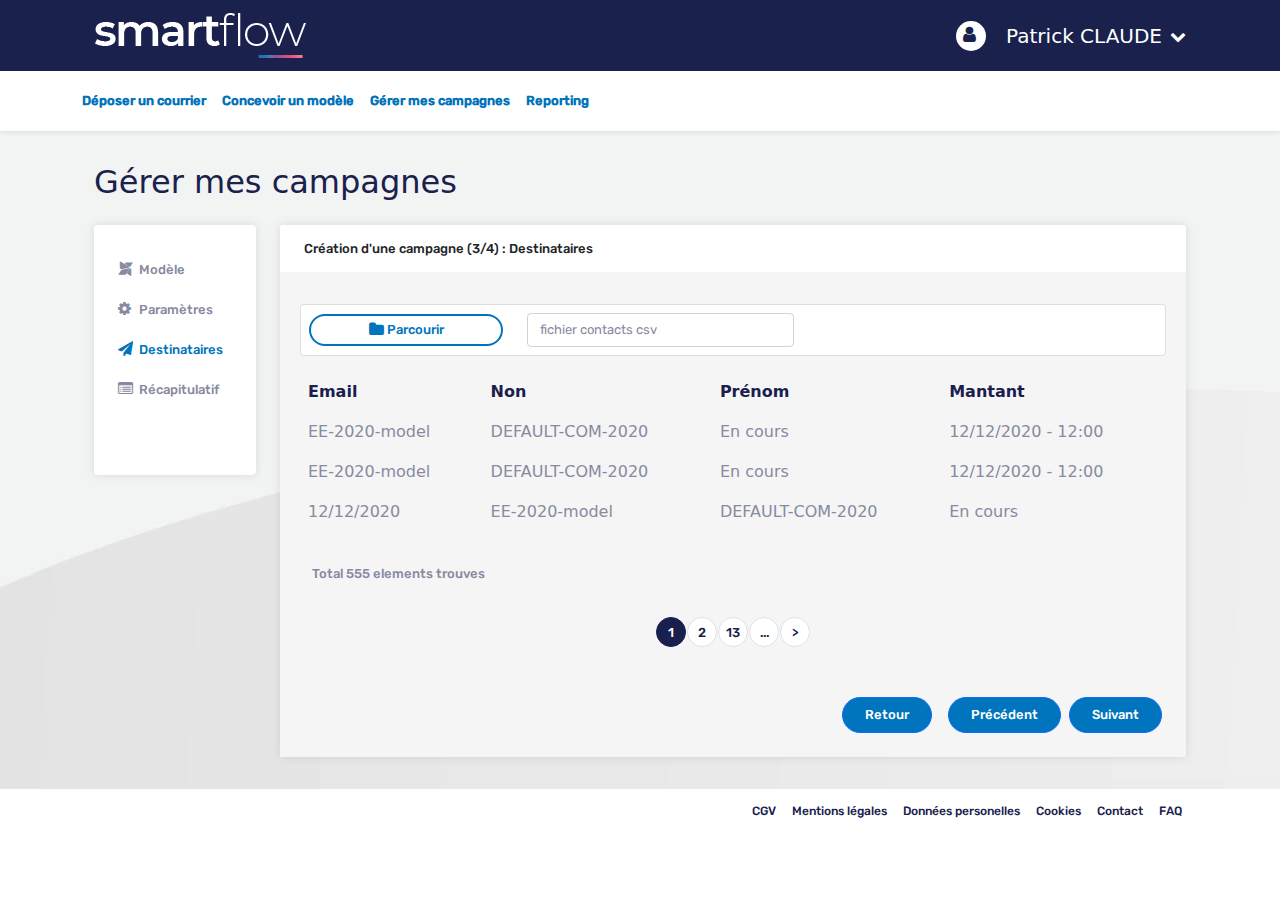
<file: Destinataires.html>
<!DOCTYPE html>
<html lang="en">

<head>
    <!-- Required meta tags -->
    <meta charset="utf-8" />
    <meta name="viewport" content="width=device-width, initial-scale=1" />

    <!-- Bootstrap CSS -->
    <link href="./css/bootstrap.min.css" rel="stylesheet" />

    <link href="./css/font.css" rel="stylesheet">
    <!--load all styles -->
    <link href="./css/style.css" rel="stylesheet" />

    <title>SmartFlow</title>
</head>

<body class="my-body">
    <!-- start HEADER -->

    <nav class="navbar navbar-expand-lg bg-nav-main">
        <div class="container p-4 pt-0 pb-0">
            <a class="navbar-brand" href="#">
                <img src="./assets/logo.png" alt="" />
            </a>

            <div class="justify-content-end">
                <ul class="navbar-nav mr-auto">
                    <li class="nav-item d-flex align-items-center">
                        <span class="avatar-span">
                            <i class="fa fa-user"></i>
                        </span>
                        <h5 class="mb-0 me-2" style="color: #fff">Patrick CLAUDE</h5>
                        <i class="fa fa-chevron-down" style="color: #fff"></i>
                    </li>
                    <li class="nav-item">
                        <button class="navbar-toggler" type="button" data-bs-toggle="collapse"
                            data-bs-target="#navbarNav" aria-controls="navbarNav" aria-expanded="false"
                            aria-label="Toggle navigation">
                            <span>
                                <i class="fa fa-bars" style="color: #fff"></i>
                            </span>
                        </button>
                    </li>
                </ul>
            </div>
        </div>
    </nav>

    <nav class="navbar navbar-expand-lg bg-white shadow-sm">
        <div class="container p-1">
            <div class="collapse navbar-collapse" id="navbarNav">
                <ul class="navbar-nav w-100 ">
                    <li class="nav-item">
                        <a class=" nav-link bottom-nav-item" aria-current="page" href="#">Déposer un courrier</a>
                    </li>
                    <li class="nav-item dropdown">
                        <a class="nav-link bottom-nav-item" href="#" id="navbarDropdownMenuLink" role="button"
                            data-bs-toggle="dropdown" aria-expanded="false">
                            Concevoir un modèle
                        </a>
                        <ul class="dropdown-menu border-top-nav-sub-item" aria-labelledby="navbarDropdownMenuLink">
                            <li class="border-bottom">
                                <a class="dropdown-item bottom-nav-sub-item text-center py-3" href="#">Emailing</a>
                            </li>
                            <li>
                                <a class="dropdown-item bottom-nav-sub-item text-center py-3" href="#">SMS</a>
                            </li>
                        </ul>
                    </li>
                    <li class="nav-item">
                        <a class="nav-link bottom-nav-item" aria-current="page" href="#">Gérer mes campagnes</a>
                    </li>
                    <!-- <li class="nav-item">
                        <a class="nav-link bottom-nav-item" aria-current="page" href="#">Suivre mes campagnes</a>
                    </li>
                    <li class="nav-item">
                        <a class="nav-link bottom-nav-item" aria-current="page" href="#">Gérer les contacts</a>
                    </li>
                    <li class="nav-item">
                        <a class="nav-link bottom-nav-item" aria-current="page" href="#">Gérer les inserts</a>
                    </li> -->
                    <li class="nav-item">
                        <a class="nav-link bottom-nav-item" aria-current="page" href="#">Reporting</a>
                    </li>
                </ul>
            </div>
    </nav>

    <!-- FIN HEADER -->

    <!-- start main -->

    <main class="body-styles">
        <div class="container p-4">
            <h2 class="h2 mt-2 mb-4 my-header">Gérer mes campagnes</h2>
            <div class="row justify-content-between pb-2">


                <div class="col">
                    <div class="my-card-chart w-100 card">
                        <ul class="list-group list-group-flush my-right-car-menu p-1 pt-4">
                            <li class="list-group-item ">
                                <a href=""><i class="p-1 fa fa-modx"
                                        for="inputGroupSelect01"></i><span>Modèle</span></a>
                            </li>
                            <li class="list-group-item ">
                                <a href=""><i class="p-1 fa fa-cog"
                                        for="inputGroupSelect01"></i><span>Paramètres</span></a>
                            </li>
                            <li class="list-group-item ">
                                <a class="active " href=""><i class="p-1 fa fa-paper-plane"
                                        for="inputGroupSelect01"></i><span>Destinataires</span></a>
                            </li>
                            <li class="list-group-item ">
                                <a href=""><i class="p-1 fa fa-list-alt"
                                        for="inputGroupSelect01"></i><span>Récapitulatif</span></a>
                            </li>

                        </ul>
                    </div>
                </div>
                <div class="col-md-10">


                    <div class="my-card-chart card w-100 " style='min-height: 500px'>
                        <div class="h5 my-header-card-paner card-header">

                            <div class="row justify-content-between p-2 pr-4 pl-4 clearfix">
                                <div class="col-xs-12 col-md-12 d-flex align-items-center  ">
                                    <p class="mb-0 align-items-center">Création d'une campagne (3/4) : Destinataires
                                    </p>
                                </div>

                            </div>

                        </div>
                        <div class="card-body my-body-card-paner p-4 ">

                            <div class="row justify-content-between p-2 pr-4 pl-4 clearfix">

                                <div class="card w-100 p-2">

                                    <div class="row ">

                                        <div class="col-xs-4 col-md-3 d-flex  ">

                                            <div class="input-group align-items-center ">
                                                <button type="button"
                                                    class="w-100 btn-detail btn btn-sm btn-outline-primary">
                                                    <i style='font-size:16px;vertical-align: text-bottom;'
                                                        class="fa fa-folder"></i>
                                                    Parcourir</button>
                                            </div>
                                        </div>
                                        <div class="col-xs-4 col-md-4 d-flex align-items-center  ">

                                            <div class="input-group align-items-center ">

                                                <input type="text" value="fichier contacts csv" class="form-control"
                                                    id="mail" aria-describedby="mail">



                                            </div>
                                        </div>



                                    </div>




                                </div>

                            </div>

                            <div class="row p-2 pr-4 pl-4 clearfix">

                                <table class="my-table table table-borderless">
                                    <thead>
                                        <tr>
                                            <th scope="col">Email</th>
                                            <th scope="col">Non</th>
                                            <th scope="col">Prénom</th>
                                            <th scope="col">Mantant</th>

                                        </tr>
                                    </thead>
                                    <tbody>
                                        <tr>
                                            <td>EE-2020-model</td>
                                            <td>DEFAULT-COM-2020</td>
                                            <td>En cours</td>
                                            <td>12/12/2020 - 12:00</td>

                                        </tr>
                                        <tr>
                                            <td>EE-2020-model</td>
                                            <td>DEFAULT-COM-2020</td>
                                            <td>En cours</td>
                                            <td>12/12/2020 - 12:00</td>
                                        </tr>
                                        <tr>
                                            <td>12/12/2020</td>
                                            <td>EE-2020-model</td>
                                            <td>DEFAULT-COM-2020</td>
                                            <td>En cours</td>

                                        </tr>

                                    </tbody>
                                </table>





                            </div>

                            <div class="row p-2 pr-4 pl-4 clearfix">

                                <p class="p-color-gray font-regular">Total <span class="p-color-gray ">555</span>
                                    elements
                                    trouves</p>

                            </div>
                            <div class="row p-2 pr-4 pl-4 clearfix">
                                <nav aria-label="Page navigation ">
                                    <ul class="my-pagination pagination justify-content-center align-items-center">
                                        <li class="page-item active"><a class="page-link" href="#">1</a></li>
                                        <li class="page-item"><a class="page-link" href="#">2</a></li>
                                        <li class="page-item"><a class="page-link" href="#">13</a></li>
                                        <li class="page-item"><a class="page-link" href="#">...</a></li>
                                        <li class="page-item"><a class="page-link" href="#"> > </a></li>
                                    </ul>
                                </nav>
                            </div>


                            <div class="d-grid gap-2 d-md-flex justify-content-md-end mt-4">
                                <button class="btn btn-primary me-md-2 my-btn myprimary-btn"
                                    type="button">Retour</button>

                                <button class="btn btn-primary my-btn myprimary-btn" type="button">Précédent</button>
                                <button class="btn btn-primary my-btn myprimary-btn" type="button">Suivant</button>
                            </div>


                        </div>



                    </div>


                </div>


            </div>



    </main>

    <footer class="footer">
        <div class="container">

            <nav class="navbar footer-nav  navbar-expand-sm justify-content-end">
                <a class="navbar-brand main-color" href="#">CGV</a>
                <a class="navbar-brand main-color" href="#">Mentions légales</a>
                <a class="navbar-brand main-color" href="#">Données personelles</a>
                <a class="navbar-brand main-color" href="#">Cookies</a>
                <a class="navbar-brand main-color" href="#">Contact</a>
                <a class="navbar-brand main-color" href="#">FAQ</a>

            </nav>


        </div>
    </footer>

    <script src="./js/bootstrap.bundle.min.js"></script>


</body>

</html>
</file>
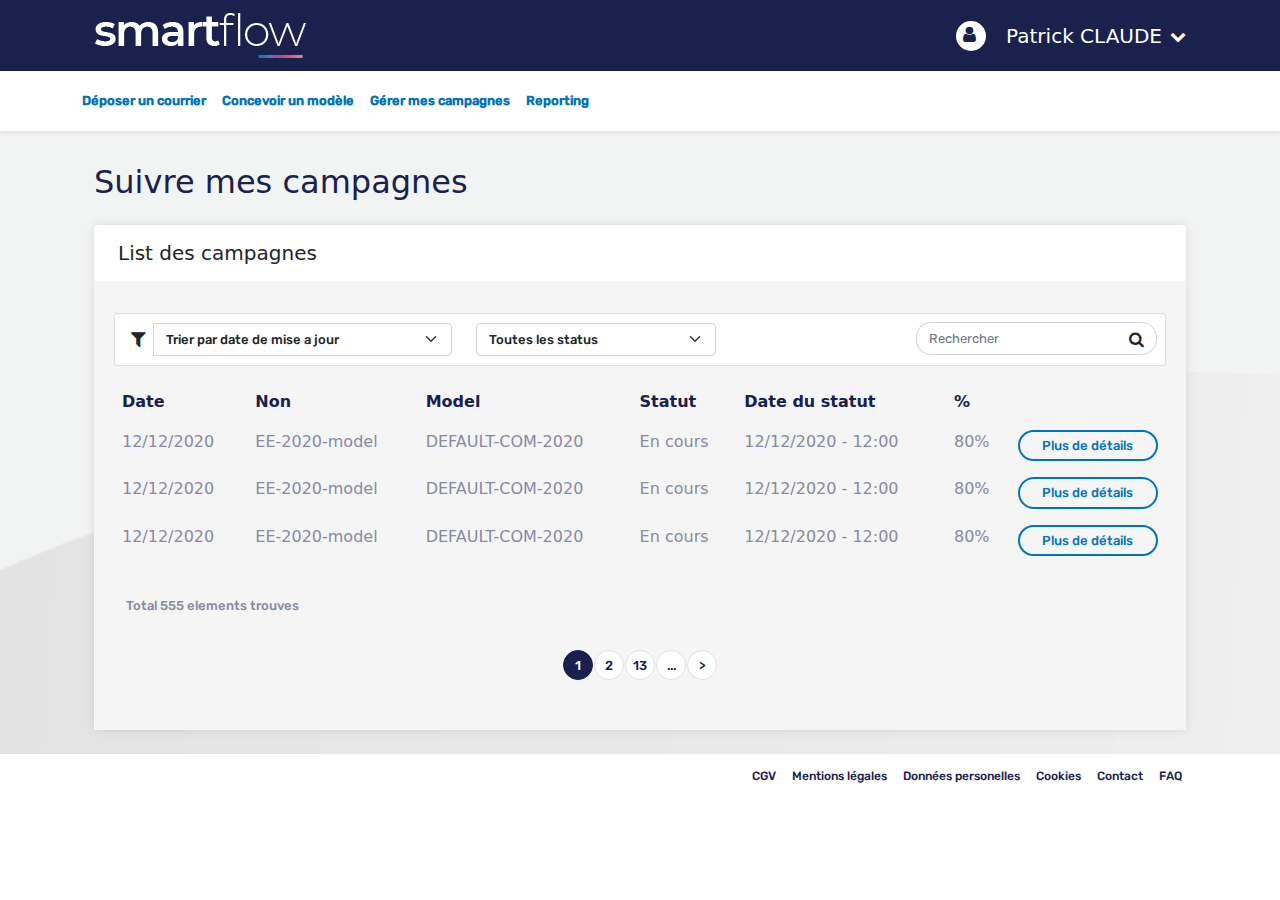
<file: Liste-des-campagnes.html>
<!DOCTYPE html>
<html lang="en">

<head>
    <!-- Required meta tags -->
    <meta charset="utf-8" />
    <meta name="viewport" content="width=device-width, initial-scale=1" />

    <!-- Bootstrap CSS -->
    <link href="./css/bootstrap.min.css" rel="stylesheet" />

    <link href="./css/font.css" rel="stylesheet">
    <!--load all styles -->
    <link href="./css/style.css" rel="stylesheet" />

    <title>SmartFlow</title>
</head>

<body class="my-body">
    <!-- start HEADER -->

    <nav class="navbar navbar-expand-lg bg-nav-main">
        <div class="container p-4 pt-0 pb-0">
            <a class="navbar-brand" href="#">
                <img src="./assets/logo.png" alt="" />
            </a>

            <div class="justify-content-end">
                <ul class="navbar-nav mr-auto">
                    <li class="nav-item d-flex align-items-center">
                        <span class="avatar-span">
                            <i class="fa fa-user"></i>
                        </span>
                        <h5 class="mb-0 me-2" style="color: #fff">Patrick CLAUDE</h5>
                        <i class="fa fa-chevron-down" style="color: #fff"></i>
                    </li>
                    <li class="nav-item">
                        <button class="navbar-toggler" type="button" data-bs-toggle="collapse"
                            data-bs-target="#navbarNav" aria-controls="navbarNav" aria-expanded="false"
                            aria-label="Toggle navigation">
                            <span>
                                <i class="fa fa-bars" style="color: #fff"></i>
                            </span>
                        </button>
                    </li>
                </ul>
            </div>
        </div>
    </nav>

    <nav class="navbar navbar-expand-lg bg-white shadow-sm">
        <div class="container p-1">
            <div class="collapse navbar-collapse" id="navbarNav">
                <ul class="navbar-nav w-100 ">
                    <li class="nav-item">
                        <a class=" nav-link bottom-nav-item" aria-current="page" href="#">Déposer un courrier</a>
                    </li>
                    <li class="nav-item dropdown">
                        <a class="nav-link bottom-nav-item" href="#" id="navbarDropdownMenuLink" role="button"
                            data-bs-toggle="dropdown" aria-expanded="false">
                            Concevoir un modèle
                        </a>
                        <ul class="dropdown-menu border-top-nav-sub-item" aria-labelledby="navbarDropdownMenuLink">
                            <li class="border-bottom">
                                <a class="dropdown-item bottom-nav-sub-item text-center py-3" href="#">Emailing</a>
                            </li>
                            <li>
                                <a class="dropdown-item bottom-nav-sub-item text-center py-3" href="#">SMS</a>
                            </li>
                        </ul>
                    </li>
                    <li class="nav-item">
                        <a class="nav-link bottom-nav-item" aria-current="page" href="#">Gérer mes campagnes</a>
                    </li>
                    <!-- <li class="nav-item">
                        <a class="nav-link bottom-nav-item" aria-current="page" href="#">Suivre mes campagnes</a>
                    </li>
                    <li class="nav-item">
                        <a class="nav-link bottom-nav-item" aria-current="page" href="#">Gérer les contacts</a>
                    </li>
                    <li class="nav-item">
                        <a class="nav-link bottom-nav-item" aria-current="page" href="#">Gérer les inserts</a>
                    </li> -->
                    <li class="nav-item">
                        <a class="nav-link bottom-nav-item" aria-current="page" href="#">Reporting</a>
                    </li>
                </ul>
            </div>
    </nav>

    <!-- FIN HEADER -->

    <!-- start main -->

    <main class=" body-styles">
        <div class="container p-4">
            <h2 class="h2 mt-2 mb-4 my-header">Suivre mes campagnes</h2>


            <div class="my-card-chart card w-100 ">
                <div class="h5 my-header-card-paner card-header">

                    <div class="row justify-content-between p-2 pr-4 pl-4 clearfix">
                        <div class="col-xs-6 col-md-6 d-flex align-items-center  ">
                            <h5 class="mb-0 align-items-center">List des campagnes</h5>
                        </div>
                        <!-- <div class="col-xs-6 col-md-6 d-flex justify-content-end  align-items-center ">
                            <button type="button" class="btn btn-primary  my-btn myprimary-btn">Créer un modéle</button>
                        </div> -->
                    </div>

                </div>
                <div class="card-body my-body-card-paner p-4 ">

                    <div class="row justify-content-between p-2 pr-4 pl-4 clearfix">

                        <div class="card w-100 p-2">

                            <div class="row ">

                                <div class="col-xs-4 col-md-4 d-flex  ">

                                    <div class="input-group align-items-center ">

                                        <i style='font-size:19px' class="m-2 mr-1 fa fa-filter"
                                            for="inputGroupSelect01"></i>

                                        <!-- <label class="" for="inputGroupSelect01">Options</label> -->
                                        <select class="font-regular form-select" id="inputGroupSelect01">
                                            <option selected>Trier par date de mise a jour</option>
                                            <option value="1">One</option>
                                            <option value="2">Two</option>
                                            <option value="3">Three</option>
                                        </select>
                                    </div>
                                </div>
                                <div class="col-xs-4 col-md-3 d-flex align-items-center  ">

                                    <div class="input-group align-items-center ">



                                        <!-- <label class="" for="inputGroupSelect01">Options</label> -->
                                        <select class="font-regular form-select" id="inputGroupSelect01">
                                            <option selected>Toutes les status</option>
                                            <option value="1">One</option>
                                            <option value="2">Two</option>
                                            <option value="3">Three</option>
                                        </select>
                                    </div>
                                </div>

                                <div class="col-xs-6 col-md-3  justify-content-end   offset-md-2 ">

                                    <div class="input-group float-right">
                                        <input placeholder="Rechercher" type="text"
                                            class="font-regular p-color-gray form-control border-b-l-radius border-t-l-radius"
                                            style="border-right: 0;"
                                            aria-label="Dollar amount (with dot and two decimal places)">
                                        <span class="input-group-text border-b-r-radius border-t-r-radius"
                                            style="background:#fff;">

                                            <i style='font-size:16px;' class="fa fa-search"
                                                for="inputGroupSelect01"></i>

                                        </span>
                                    </div>
                                </div>

                            </div>




                        </div>

                    </div>

                    <div class="row p-2 pr-4 pl-4 clearfix">

                        <table class="my-table table table-borderless">
                            <thead>
                                <tr>
                                    <th scope="col">Date</th>
                                    <th scope="col">Non</th>
                                    <th scope="col">Model</th>
                                    <th scope="col">Statut</th>
                                    <th scope="col">Date du statut</th>
                                    <th scope="col">%</th>
                                    <th scope="col"></th>
                                </tr>
                            </thead>
                            <tbody>
                                <tr>
                                    <td>12/12/2020</td>
                                    <td>EE-2020-model</td>
                                    <td>DEFAULT-COM-2020</td>
                                    <td>En cours</td>
                                    <td>12/12/2020 - 12:00</td>
                                    <td>80%</td>
                                    <td>
                                        <button type="button" class="w-100 btn-detail btn btn-sm btn-outline-primary">Plus de détails</button>
                                    </td>
                                </tr>
                                <tr>
                                    <td>12/12/2020</td>
                                    <td>EE-2020-model</td>
                                    <td>DEFAULT-COM-2020</td>
                                    <td>En cours</td>
                                    <td>12/12/2020 - 12:00</td>
                                    <td>80%</td>
                                    <td>
                                        <button type="button" class="w-100 btn-detail btn btn-sm btn-outline-primary">Plus de détails</button>
                                    </td>
                                </tr>
                                <tr>
                                    <td>12/12/2020</td>
                                    <td>EE-2020-model</td>
                                    <td>DEFAULT-COM-2020</td>
                                    <td>En cours</td>
                                    <td>12/12/2020 - 12:00</td>
                                    <td>80%</td>
                                    <td>
                                        <button type="button" class="w-100 btn-detail btn btn-sm btn-outline-primary">Plus de détails</button>
                                    </td>
                                </tr>

                            </tbody>
                        </table>





                    </div>

                    <div class="row p-2 pr-4 pl-4 clearfix">

                        <p class="p-color-gray font-regular">Total <span class="p-color-gray ">555</span> elements
                            trouves</p>

                    </div>
                    <div class="row p-2 pr-4 pl-4 clearfix">
                        <nav aria-label="Page navigation ">
                            <ul class="my-pagination pagination justify-content-center align-items-center">
                                <li class="page-item active"><a class="page-link" href="#">1</a></li>
                                <li class="page-item"><a class="page-link" href="#">2</a></li>
                                <li class="page-item"><a class="page-link" href="#">13</a></li>
                                <li class="page-item"><a class="page-link" href="#">...</a></li>
                                <li class="page-item"><a class="page-link" href="#"> > </a></li>
                            </ul>
                        </nav>
                    </div>
                    
                </div>


            </div>
    </main>

    <footer class="footer">
        <div class="container">

            <nav class="navbar footer-nav  navbar-expand-sm justify-content-end">
                <a class="navbar-brand main-color" href="#">CGV</a>
                <a class="navbar-brand main-color" href="#">Mentions légales</a>
                <a class="navbar-brand main-color" href="#">Données personelles</a>
                <a class="navbar-brand main-color" href="#">Cookies</a>
                <a class="navbar-brand main-color" href="#">Contact</a>
                <a class="navbar-brand main-color" href="#">FAQ</a>

            </nav>


        </div>
    </footer>

    <script src="./js/bootstrap.bundle.min.js"></script>


</body>

</html>
</file>
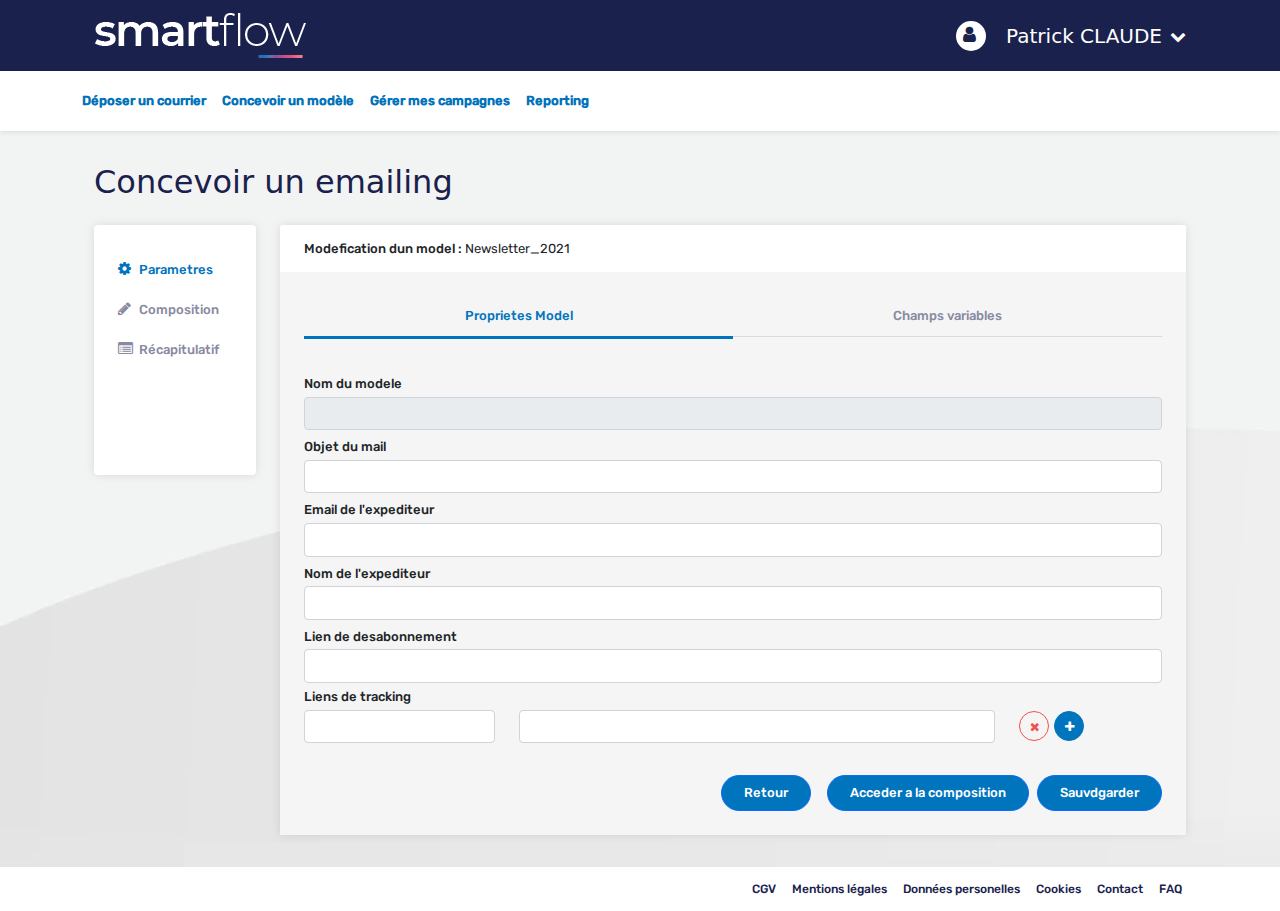
<file: modification-modele.html>
<!DOCTYPE html>
<html lang="en">

<head>
    <!-- Required meta tags -->
    <meta charset="utf-8" />
    <meta name="viewport" content="width=device-width, initial-scale=1" />

    <!-- Bootstrap CSS -->
    <link href="./css/bootstrap.min.css" rel="stylesheet" />

    <link href="./css/font.css" rel="stylesheet">
    <!--load all styles -->
    <link href="./css/style.css" rel="stylesheet" />

    <title>SmartFlow</title>
</head>

<body class="my-body">
    <!-- start HEADER -->

    <nav class="navbar navbar-expand-lg bg-nav-main">
        <div class="container p-4 pt-0 pb-0">
            <a class="navbar-brand" href="#">
                <img src="./assets/logo.png" alt="" />
            </a>

            <div class="justify-content-end">
                <ul class="navbar-nav mr-auto">
                    <li class="nav-item d-flex align-items-center">
                        <span class="avatar-span">
                            <i class="fa fa-user"></i>
                        </span>
                        <h5 class="mb-0 me-2" style="color: #fff">Patrick CLAUDE</h5>
                        <i class="fa fa-chevron-down" style="color: #fff"></i>
                    </li>
                    <li class="nav-item">
                        <button class="navbar-toggler" type="button" data-bs-toggle="collapse"
                            data-bs-target="#navbarNav" aria-controls="navbarNav" aria-expanded="false"
                            aria-label="Toggle navigation">
                            <span>
                                <i class="fa fa-bars" style="color: #fff"></i>
                            </span>
                        </button>
                    </li>
                </ul>
            </div>
        </div>
    </nav>

    <nav class="navbar navbar-expand-lg bg-white shadow-sm">
        <div class="container p-1">
            <div class="collapse navbar-collapse" id="navbarNav">
                <ul class="navbar-nav w-100 ">
                    <li class="nav-item">
                        <a class=" nav-link bottom-nav-item" aria-current="page" href="#">Déposer un courrier</a>
                    </li>
                    <li class="nav-item dropdown">
                        <a class="nav-link bottom-nav-item" href="#" id="navbarDropdownMenuLink" role="button"
                            data-bs-toggle="dropdown" aria-expanded="false">
                            Concevoir un modèle
                        </a>
                        <ul class="dropdown-menu border-top-nav-sub-item" aria-labelledby="navbarDropdownMenuLink">
                            <li class="border-bottom">
                                <a class="dropdown-item bottom-nav-sub-item text-center py-3" href="#">Emailing</a>
                            </li>
                            <li>
                                <a class="dropdown-item bottom-nav-sub-item text-center py-3" href="#">SMS</a>
                            </li>
                        </ul>
                    </li>
                    <li class="nav-item">
                        <a class="nav-link bottom-nav-item" aria-current="page" href="#">Gérer mes campagnes</a>
                    </li>
                    <!-- <li class="nav-item">
                        <a class="nav-link bottom-nav-item" aria-current="page" href="#">Suivre mes campagnes</a>
                    </li>
                    <li class="nav-item">
                        <a class="nav-link bottom-nav-item" aria-current="page" href="#">Gérer les contacts</a>
                    </li>
                    <li class="nav-item">
                        <a class="nav-link bottom-nav-item" aria-current="page" href="#">Gérer les inserts</a>
                    </li> -->
                    <li class="nav-item">
                        <a class="nav-link bottom-nav-item" aria-current="page" href="#">Reporting</a>
                    </li>
                </ul>
            </div>
    </nav>

    <!-- FIN HEADER -->

    <!-- start main -->

    <main class="body-styles">
        <div class="container p-4">
            <h2 class="h2 mt-2 mb-4 my-header">Concevoir un emailing</h2>
            <div class="row justify-content-between pb-2">

                <div class="col">
                    <div class="my-card-chart w-100 card">
                        <ul class="list-group list-group-flush my-right-car-menu p-1 pt-4">
                            <li class="list-group-item ">
                                <a  class="active done-step" href=""><i class="p-1 fa fa-cog"
                                        for="inputGroupSelect01"></i><span>Parametres</span></a>
                            </li>
                            <li class="list-group-item ">
                                <a href=""><i class="p-1 fa fa-pencil"
                                        for="inputGroupSelect01"></i><span>Composition</span></a>
                            </li>
                            <li class="list-group-item ">
                                <a href=""><i class="p-1 fa fa-list-alt"
                                        for="inputGroupSelect01"></i><span>Récapitulatif</span></a>
                            </li>

                         
                        </ul>
                    </div>
                </div>


                <div class="col-10">


                    <div class="my-card-chart card w-100 " style='min-height: 500px'>
                        <div class="h5 my-header-card-paner card-header">

                            <div class="row justify-content-between p-2 pr-4 pl-4 clearfix">
                                <div class="col-xs-12 col-md-12 d-flex align-items-center  ">
                                    <p class="mb-0 align-items-center">Modefication dun model : <span
                                            class="font-regular">Newsletter_2021</span></p>
                                </div>

                            </div>

                        </div>
                        <div class="card-body my-body-card-paner p-4 ">


                            <ul class="w-100 my-nav-link-tab nav nav-pills mb-3" id="pills-tab" role="tablist">

                                <li class="nav-item" role="presentation">
                                    <div class="w-100"> </div>

                                    <button class=" w-100 nav-link active" id="pills-1-tab" data-bs-toggle="pill"
                                        data-bs-target="#pills-1" type="button" role="tab" aria-controls="pills-1"
                                        aria-selected="true">Proprietes Model</button>
                                </li>
                                <li class="nav-item" role="presentation">
                                    <!-- <p></p> -->
                                    <button class="nav-link" id="pills-2-tab" data-bs-toggle="pill"
                                        data-bs-target="#pills-2" type="button" role="tab" aria-controls="pills-2"
                                        aria-selected="false">Champs variables</button>

                                </li>

                            </ul>
                            <div class="tab-content mb-4" id="pills-tabContent">
                                <div class="tab-pane fade show active" id="pills-1" role="tabpanel"
                                    aria-labelledby="pills-1-tab">

                                    <form class="mb-4">

                                        <div class="mb-1">
                                            <label for="nomdemodule" class="form-label">Nom du modele</label>
                                            <input disabled type="text" class="form-control" id="nomdemodule"
                                                aria-describedby="nom">
                                        </div>

                                        <div class="mb-1">
                                            <label for="mail" class="form-label">Objet du mail</label>
                                            <input type="text" class="form-control" id="mail" aria-describedby="mail">
                                        </div>

                                        <div class="mb-1">
                                            <label for="emailexpediteur" class="form-label">Email de
                                                l'expediteur</label>
                                            <input type="email" class="form-control" id="emailexpediteur"
                                                aria-describedby="nom">
                                        </div>

                                        <div class="mb-1">
                                            <label for="nomexpediteur" class="form-label">Nom de l'expediteur</label>
                                            <input type="text" class="form-control" id="nomexpediteur"
                                                aria-describedby="mail">
                                        </div>

                                        <div class="mb-1">
                                            <label for="liendesabonnement" class="form-label">Lien de
                                                desabonnement</label>
                                            <input type="text" class="form-control" id="liendesabonnement"
                                                aria-describedby="mail">
                                        </div>


                                        <div class="row row-of-fileds-trakins ">
                                            <label for="nomexpediteur" class="form-label">Liens de tracking</label>
                                            <div class="row item-trakin mb-2 align-items-center">

                                                <div class="col-auto col-3">
                                                    <input type="text" class="form-control" id="balistrack"
                                                        aria-describedby="text">
                                                </div>
                                                <div class="col-auto  col-7">

                                                    <input type="text" class="form-control">
                                                </div>
                                                <div class="col-2  justify-content-end flex-xxl-row-reverse">

                                                    <button
                                                        class="btn-lien btn-lien-remove btn btn-sm btn-danger justify-content-center"
                                                        type="button">
                                                        <i class="fa fa-times" aria-hidden="true"></i>
                                                    </button>

                                                    <button class="btn-lien btn-lien-add btn btn-sm btn-primary"
                                                        type="button">
                                                        <i class="fa fa-plus" aria-hidden="true"></i>
                                                    </button>

                                                </div>

                                            </div>


                                        </div>



                                    </form>




                                </div>
                                <div class="tab-pane fade" id="pills-2" role="tabpanel" aria-labelledby="pills-2-tab">

                                    <p class="p-color-gray ">Les champs variables permettent de faire le lien avec les
                                        entêtes de colonne du
                                        fichier csv utilisé en entrée de l'envoi d'un mail utilisant ce modèle. Le nom
                                        défini doit correspondre au libellé de la colonne associée. Les champs déclarés
                                        seront disponibles dans la conception du modèle comme donnée dynamique.
                                    </p>

                                    <div class="row row-of-fileds-variables align-items-center mb-4">
                                        <div class="row mb-2 item-trakin align-items-center">
                                            <div class="col-auto col-10">
                                                <input type="text" class="form-control">
                                            </div>
                                            <div class="col-2  justify-content-end flex-xxl-row-reverse">
                                                <button
                                                    class="btn-lien btn-variable-remove btn btn-sm btn-danger justify-content-center"
                                                    type="button">
                                                    <i class="fa fa-times" aria-hidden="true"></i>
                                                </button>
                                                <button class="btn-lien btn-variable-add btn btn-sm btn-primary"
                                                    type="button">
                                                    <i class="fa fa-plus" aria-hidden="true"></i>
                                                </button>

                                            </div>

                                        </div>

                                    </div>



                                </div>
                            </div>


                            <div class="d-grid gap-2 d-md-flex justify-content-md-end mt-4">
                                <button class="btn btn-primary me-md-2 my-btn myprimary-btn"
                                    type="button">Retour</button>
                                <button class="btn btn-primary my-btn myprimary-btn" type="button">Acceder a la
                                    composition</button>
                                <button class="btn btn-primary my-btn myprimary-btn" type="button">Sauvdgarder</button>
                            </div>

                        </div>


                    </div>


                </div>


            </div>



    </main>

    <footer class="footer">
        <div class="container">

            <nav class="navbar footer-nav  navbar-expand-sm justify-content-end">
                <a class="navbar-brand main-color" href="#">CGV</a>
                <a class="navbar-brand main-color" href="#">Mentions légales</a>
                <a class="navbar-brand main-color" href="#">Données personelles</a>
                <a class="navbar-brand main-color" href="#">Cookies</a>
                <a class="navbar-brand main-color" href="#">Contact</a>
                <a class="navbar-brand main-color" href="#">FAQ</a>

            </nav>


        </div>
    </footer>

    <script src="./js/bootstrap.bundle.min.js"></script>
    <script src="https://code.jquery.com/jquery-3.5.0.js"></script>
    <script src="./js/addrowsscript.js"></script>

    

</body>

</html>
</file>
<file: css/style.css>
/* fonts */

@font-face {
  font-family: Rubik-Medium;
  src: url(../assets/fonts/Rubik-Medium.ttf);
}

@font-face {
  font-family: Rubik-Regular;
  src: url(../assets/fonts/Rubik-Regular.ttf);
}

.my-body>main {
  background-image: url("../assets/bg.webp");
  background-position: center;
  background-repeat: no-repeat;
  background-size: cover;
}

.my-body button, .my-body select, .my-body a, .my-body p, .my-body label {
  font-size: 13px;
  /* color: #1a214d; */
  font-family: Rubik-Medium;
}

.my-body input {
  font-size: 13px;
  color: #878aa1;
  font-family: Rubik-Regular;
}

/* colors */

.main-color {
  color: #1a214d;
}

.footer-nav>a {
  color: #1a214d;
  font-size: 12px
}

.second-color {
  color: #0072bb;
}

/* main nav bar styles */

.bg-nav-main {
  background-color: #1a214d;
}

.avatar-span {
  background-color: #fff;
  margin-right: 20px;
  border-radius: 50%;
  width: 30px;
  height: 30px;
  display: inline-block;
  position: relative;
  overflow: hidden;
}

.avatar-span i {
  position: absolute;
  bottom: 7px;
  left: 7px;
  font-size: 18px;
  color: #1a214d;
}

.top-nav-item {
  color: #fff;
  font-weight: bold;
}

.bottom-nav-item {
  color: #0072bb;
  font-weight: 600;
}

.bottom-nav-sub-item {
  color: #0072bb;
  font-size: 16px;
  font-weight: 600;
}

.border-top-nav-sub-item {
  border-top: 4px solid #0072bb;
}

.mycard i {
  color: #d2d5dc;
}

/* body styles */

.body-styles {
  background-color: #e3e3e3;
}

.text-bold-color {
  font-weight: bold;
  color: #1a214d;
}

.card {
  width: 24%;
}

.card i {
  font-size: 30px;
}

@media all and (min-width: 992px) {
  .navbar .nav-item .dropdown-menu {
    display: none;
  }
  .navbar .nav-item .dropdown-item:hover {
    color: #0072bb;
  }
  .navbar .nav-item:hover .dropdown-menu {
    display: block;
  }
  .navbar .nav-item .dropdown-menu {
    margin-top: 0;
  }
}

.content-title {
  color: #0072bb;
}

.mycard {
  border-width: 0px;
  /* border-color: #f2f1f1; */
  border-left-width: 4px;
  box-shadow: 0 0 8px 0 rgba(146, 144, 144, 0.26);
}

.myborder-shadow {
  border-width: 0px;
  /* border-color: #f2f1f1; */
  box-shadow: 0 0 8px 0 rgba(146, 144, 144, 0.26);
}

.myprimary-card {
  border-left-color: #1a214d;
}

.myinfo-card {
  border-left-color: #0072bb;
}

.mysuccess-card {
  border-left-color: #62bbc2;
}

.mydanger-card {
  border-left-color: #c73f20;
}

.font-regular {
  font-family: Rubik-Regular;
}

.p-color-gray {
  color: hsl(233deg 12% 58%)
}

.p-color-gray {
  color: hsl(233deg 12% 58%)
}

.my-header {
  color: #1a214d;
}

.my-card-chart {
  border-width: 0px;
  /* border-color: #f2f1f1; */
  /* border-left-width: 4px; */
  box-shadow: 0 0 8px 0 rgba(146, 144, 144, 0.26);
}

.my-header-card-chart {
  background-color: hsl(216deg 33% 97%);
  border-width: 0;
}

.my-header-card-paner {
  background-color: white;
  border-width: 0;
}

.my-body-card-paner {
  background-color: hsl(0deg 0% 96%);
  border-width: 0;
}

a {
  color: #0074bd;
}

.fas {
  color: hsl(222deg 13% 84%);
}

.my-fa-icon>path {
  color: hsl(222deg 13% 84%) !important;
}

.my-btn {
  padding: 7px 22px 7px 22px !important;
  border-radius: 20px;
}

.myprimary-btn {
  background-color: hsl(203deg 100% 37%)
}

.my-card-repertoire img {
  height: 160px;
  padding: 8px
}

.my-card-repertoire i {
  color: hsl(233deg 12% 58%)
}

.my-card-repertoire p {
  color: hsl(233deg 12% 58%)
}

.my-repo {
  height: 200px
}

.my-hover-div {
  z-index: 100;
  position: absolute;
  background-color: #ffffffa6;
  height: 160px;
  display: none
}

.my-hover-div .card {
  background: transparent;
  border: 0px !important;
  margin-left: 30px;
}

.my-hover-div>div>ul>li>a>i {
  font-size: 18px;
  color: #0074bd !important;
}

.my-hover-div>div>ul>li {
  padding: 2px;
  border: 0px;
  background: transparent;
}

.my-card-repertoire:hover {
  box-shadow: 0px 0px 0px 2px #9e9e9e2e
}

.my-card-repertoire:hover .my-hover-div {
  /* background-color: black; */
  display: flex;
  background-color: #ffffffc7;
  line-height: 1;
  -webkit-backdrop-filter: blur(0.5px);
  backdrop-filter: blur(0.5px);
  padding: 20px;
}

.my-repo-first>.card {
  background-color: transparent;
  border: 0px
}

.my-repo-first-icon {
  height: 160px;
}

.my-repo-first-icon>i {
  font-size: 75px !important;
}

.my-repo-first-icon>i>path {
  font-size: 50px !important;
  color: hsl(233deg 12% 58%)
}

.my-a-div {
  text-decoration: none;
}

.my-pagination>li>a {
  border-radius: 30px !important;
  margin: 2px;
  color: #1a214d;
  width: 30px;
  height: 30px;
  text-align: center;
  padding: 5px;
}

.my-pagination .page-item.active .page-link {
  background-color: hsl(232deg 50% 20%) !important;
  border-color: hsl(232deg 50% 20%);
}

.my-color-bleu1 {
  color: #0074bd !important;
}

.color- {
  font-size: 75px !important;
}

.border-t-l-radius {
  border-top-left-radius: 15px;
}

.border-b-l-radius {
  border-bottom-left-radius: 15px;
}

.border-t-r-radius {
  border-top-right-radius: 15px;
}

.border-b-r-radius {
  border-bottom-right-radius: 15px;
}

.my-right-car-menu {
  height: 250px
}

.my-right-car-menu>li>a>i {
  font-size: 15px !important;
  /* color: #0074bd !important; */
  width: 25px;
}

.my-right-car-menu>li {
  border: 0px
}

.my-right-car-menu>li>a {
  color: hsl(233deg 12% 58%)
}

.my-right-car-menu>li>a {
  text-decoration: none
}

.my-right-car-menu>li>.active {
  color: #0074bd !important;
}

.my-right-car-menu>li>.active>i {
  color: #0074bd !important;
}

/* .my-right-car-menu>li>a>span {
  margin-left: 8px;
  color: #0074bd !important;
  font-size: 15px !important;
} */

.my-nav-link-tab>li {
  width: 50%;
}

.my-nav-link-tab>li>button {
  text-align: center;
  align-items: center;
  border-bottom: 1px solid #ddd;
  margin-bottom: 1rem;
  width: 100%;
  border-bottom: 1px solid hsl(233deg 12% 58%);
  padding: 10px;
  /* padding: 22px; */
}

.my-nav-link-tab .nav-link {
  color: hsl(233deg 12% 58%);
  border-bottom: 1px solid hsl(233deg 12% 58% / 26%);
  background-color: transparent;
  border-radius: 0;
}

.my-nav-link-tab .nav-link.active {
  color: #0074bd;
  background-color: transparent;
  /* border-inline: ; */
  border-bottom: 3px solid #0074bd;
  border-radius: 0;
}

.btn-lien {
  border-radius: 15px;
  width: 30px;
  height: 30px;
}

.btn-lien>i {
  font-size: 12px
}

.btn-lien-remove>i, .btn-variable-remove>i {
  font-size: 12px;
  color: hsl(0deg 84% 63%)
}

.btn-lien-add, .btn-variable-add {
  background-color: #0074bd !important;
  border-color: #0074bd;
}

.btn-lien-remove, .btn-variable-remove {
  background-color: transparent !important;
  border-color: hsl(0deg 84% 63%);
}

.img-max-h {
  max-height: 700px;
}

.my-figure p {
  margin-bottom: 2px
}

.my-figure .my-s-title {
  color: hsl(233deg 12% 58%);
  margin-left: 10px;
  font-size: 11px
}

.btn-detail {
  border-radius: 20px;
  /* padding-right: 10px; */
  /* padding-left: 10px; */
  border: 2px solid hsl(203deg 100% 37%);
  color: hsl(203deg 100% 37%);
}

.my-table>thead {
  color: hsl(232deg 50% 20%);
}

.my-table>tbody {
  color: hsl(233deg 12% 58%)
}

.my-body-card-paner label {
  /* margin-bottom:0px !important */
  margin-bottom: .2rem;
}

.my-radio  {
  vertical-align: text-bottom;
}
</file>
<file: css/font.css>
/*!
 *  Font Awesome 4.7.0 by @davegandy - http://fontawesome.io - @fontawesome
 *  License - http://fontawesome.io/license (Font: SIL OFL 1.1, CSS: MIT License)
 */
@font-face {
    font-family: 'FontAwesome';
    src: url('../fonts/fontawesome-webfont.eot?v=4.7.0');
    src: url('../fonts/fontawesome-webfont.eot?#iefix&v=4.7.0') format('embedded-opentype'),url('../fonts/fontawesome-webfont.woff2?v=4.7.0') format('woff2'),url('../fonts/fontawesome-webfont.woff?v=4.7.0') format('woff'),url('../fonts/fontawesome-webfont.ttf?v=4.7.0') format('truetype'),url('../fonts/fontawesome-webfont.svg?v=4.7.0#fontawesomeregular') format('svg');
    font-weight: normal;
    font-style: normal
}

.fa {
    display: inline-block;
    font: normal normal normal 14px/1 FontAwesome;
    font-size: inherit;
    text-rendering: auto;
    -webkit-font-smoothing: antialiased;
    -moz-osx-font-smoothing: grayscale
}

.fa-lg {
    font-size: 1.33333333em;
    line-height: .75em;
    vertical-align: -15%
}

.fa-2x {
    font-size: 2em
}

.fa-3x {
    font-size: 3em
}

.fa-4x {
    font-size: 4em
}

.fa-5x {
    font-size: 5em
}

.fa-fw {
    width: 1.28571429em;
    text-align: center
}

.fa-ul {
    padding-left: 0;
    margin-left: 2.14285714em;
    list-style-type: none
}

.fa-ul>li {
    position: relative
}

.fa-li {
    position: absolute;
    left: -2.14285714em;
    width: 2.14285714em;
    top: .14285714em;
    text-align: center
}

.fa-li.fa-lg {
    left: -1.85714286em
}

.fa-border {
    padding: .2em .25em .15em;
    border: solid .08em #eee;
    border-radius: .1em
}

.fa-pull-left {
    float: left
}

.fa-pull-right {
    float: right
}

.fa.fa-pull-left {
    margin-right: .3em
}

.fa.fa-pull-right {
    margin-left: .3em
}

.pull-right {
    float: right
}

.pull-left {
    float: left
}

.fa.pull-left {
    margin-right: .3em
}

.fa.pull-right {
    margin-left: .3em
}

.fa-spin {
    -webkit-animation: fa-spin 2s infinite linear;
    animation: fa-spin 2s infinite linear
}

.fa-pulse {
    -webkit-animation: fa-spin 1s infinite steps(8);
    animation: fa-spin 1s infinite steps(8)
}

@-webkit-keyframes fa-spin {
    0% {
        -webkit-transform: rotate(0deg);
        transform: rotate(0deg)
    }

    100% {
        -webkit-transform: rotate(359deg);
        transform: rotate(359deg)
    }
}

@keyframes fa-spin {
    0% {
        -webkit-transform: rotate(0deg);
        transform: rotate(0deg)
    }

    100% {
        -webkit-transform: rotate(359deg);
        transform: rotate(359deg)
    }
}

.fa-rotate-90 {
    -ms-filter: "progid:DXImageTransform.Microsoft.BasicImage(rotation=1)";
    -webkit-transform: rotate(90deg);
    -ms-transform: rotate(90deg);
    transform: rotate(90deg)
}

.fa-rotate-180 {
    -ms-filter: "progid:DXImageTransform.Microsoft.BasicImage(rotation=2)";
    -webkit-transform: rotate(180deg);
    -ms-transform: rotate(180deg);
    transform: rotate(180deg)
}

.fa-rotate-270 {
    -ms-filter: "progid:DXImageTransform.Microsoft.BasicImage(rotation=3)";
    -webkit-transform: rotate(270deg);
    -ms-transform: rotate(270deg);
    transform: rotate(270deg)
}

.fa-flip-horizontal {
    -ms-filter: "progid:DXImageTransform.Microsoft.BasicImage(rotation=0, mirror=1)";
    -webkit-transform: scale(-1, 1);
    -ms-transform: scale(-1, 1);
    transform: scale(-1, 1)
}

.fa-flip-vertical {
    -ms-filter: "progid:DXImageTransform.Microsoft.BasicImage(rotation=2, mirror=1)";
    -webkit-transform: scale(1, -1);
    -ms-transform: scale(1, -1);
    transform: scale(1, -1)
}

:root .fa-rotate-90,:root .fa-rotate-180,:root .fa-rotate-270,:root .fa-flip-horizontal,:root .fa-flip-vertical {
    filter: none
}

.fa-stack {
    position: relative;
    display: inline-block;
    width: 2em;
    height: 2em;
    line-height: 2em;
    vertical-align: middle
}

.fa-stack-1x,.fa-stack-2x {
    position: absolute;
    left: 0;
    width: 100%;
    text-align: center
}

.fa-stack-1x {
    line-height: inherit
}

.fa-stack-2x {
    font-size: 2em
}

.fa-inverse {
    color: #fff
}

.fa-glass:before {
    content: "\f000"
}

.fa-music:before {
    content: "\f001"
}

.fa-search:before {
    content: "\f002"
}

.fa-envelope-o:before {
    content: "\f003"
}

.fa-heart:before {
    content: "\f004"
}

.fa-star:before {
    content: "\f005"
}

.fa-star-o:before {
    content: "\f006"
}

.fa-user:before {
    content: "\f007"
}

.fa-film:before {
    content: "\f008"
}

.fa-th-large:before {
    content: "\f009"
}

.fa-th:before {
    content: "\f00a"
}

.fa-th-list:before {
    content: "\f00b"
}

.fa-check:before {
    content: "\f00c"
}

.fa-remove:before,.fa-close:before,.fa-times:before {
    content: "\f00d"
}

.fa-search-plus:before {
    content: "\f00e"
}

.fa-search-minus:before {
    content: "\f010"
}

.fa-power-off:before {
    content: "\f011"
}

.fa-signal:before {
    content: "\f012"
}

.fa-gear:before,.fa-cog:before {
    content: "\f013"
}

.fa-trash-o:before {
    content: "\f014"
}

.fa-home:before {
    content: "\f015"
}

.fa-file-o:before {
    content: "\f016"
}

.fa-clock-o:before {
    content: "\f017"
}

.fa-road:before {
    content: "\f018"
}

.fa-download:before {
    content: "\f019"
}

.fa-arrow-circle-o-down:before {
    content: "\f01a"
}

.fa-arrow-circle-o-up:before {
    content: "\f01b"
}

.fa-inbox:before {
    content: "\f01c"
}

.fa-play-circle-o:before {
    content: "\f01d"
}

.fa-rotate-right:before,.fa-repeat:before {
    content: "\f01e"
}

.fa-refresh:before {
    content: "\f021"
}

.fa-list-alt:before {
    content: "\f022"
}

.fa-lock:before {
    content: "\f023"
}

.fa-flag:before {
    content: "\f024"
}

.fa-headphones:before {
    content: "\f025"
}

.fa-volume-off:before {
    content: "\f026"
}

.fa-volume-down:before {
    content: "\f027"
}

.fa-volume-up:before {
    content: "\f028"
}

.fa-qrcode:before {
    content: "\f029"
}

.fa-barcode:before {
    content: "\f02a"
}

.fa-tag:before {
    content: "\f02b"
}

.fa-tags:before {
    content: "\f02c"
}

.fa-book:before {
    content: "\f02d"
}

.fa-bookmark:before {
    content: "\f02e"
}

.fa-print:before {
    content: "\f02f"
}

.fa-camera:before {
    content: "\f030"
}

.fa-font:before {
    content: "\f031"
}

.fa-bold:before {
    content: "\f032"
}

.fa-italic:before {
    content: "\f033"
}

.fa-text-height:before {
    content: "\f034"
}

.fa-text-width:before {
    content: "\f035"
}

.fa-align-left:before {
    content: "\f036"
}

.fa-align-center:before {
    content: "\f037"
}

.fa-align-right:before {
    content: "\f038"
}

.fa-align-justify:before {
    content: "\f039"
}

.fa-list:before {
    content: "\f03a"
}

.fa-dedent:before,.fa-outdent:before {
    content: "\f03b"
}

.fa-indent:before {
    content: "\f03c"
}

.fa-video-camera:before {
    content: "\f03d"
}

.fa-photo:before,.fa-image:before,.fa-picture-o:before {
    content: "\f03e"
}

.fa-pencil:before {
    content: "\f040"
}

.fa-map-marker:before {
    content: "\f041"
}

.fa-adjust:before {
    content: "\f042"
}

.fa-tint:before {
    content: "\f043"
}

.fa-edit:before,.fa-pencil-square-o:before {
    content: "\f044"
}

.fa-share-square-o:before {
    content: "\f045"
}

.fa-check-square-o:before {
    content: "\f046"
}

.fa-arrows:before {
    content: "\f047"
}

.fa-step-backward:before {
    content: "\f048"
}

.fa-fast-backward:before {
    content: "\f049"
}

.fa-backward:before {
    content: "\f04a"
}

.fa-play:before {
    content: "\f04b"
}

.fa-pause:before {
    content: "\f04c"
}

.fa-stop:before {
    content: "\f04d"
}

.fa-forward:before {
    content: "\f04e"
}

.fa-fast-forward:before {
    content: "\f050"
}

.fa-step-forward:before {
    content: "\f051"
}

.fa-eject:before {
    content: "\f052"
}

.fa-chevron-left:before {
    content: "\f053"
}

.fa-chevron-right:before {
    content: "\f054"
}

.fa-plus-circle:before {
    content: "\f055"
}

.fa-minus-circle:before {
    content: "\f056"
}

.fa-times-circle:before {
    content: "\f057"
}

.fa-check-circle:before {
    content: "\f058"
}

.fa-question-circle:before {
    content: "\f059"
}

.fa-info-circle:before {
    content: "\f05a"
}

.fa-crosshairs:before {
    content: "\f05b"
}

.fa-times-circle-o:before {
    content: "\f05c"
}

.fa-check-circle-o:before {
    content: "\f05d"
}

.fa-ban:before {
    content: "\f05e"
}

.fa-arrow-left:before {
    content: "\f060"
}

.fa-arrow-right:before {
    content: "\f061"
}

.fa-arrow-up:before {
    content: "\f062"
}

.fa-arrow-down:before {
    content: "\f063"
}

.fa-mail-forward:before,.fa-share:before {
    content: "\f064"
}

.fa-expand:before {
    content: "\f065"
}

.fa-compress:before {
    content: "\f066"
}

.fa-plus:before {
    content: "\f067"
}

.fa-minus:before {
    content: "\f068"
}

.fa-asterisk:before {
    content: "\f069"
}

.fa-exclamation-circle:before {
    content: "\f06a"
}

.fa-gift:before {
    content: "\f06b"
}

.fa-leaf:before {
    content: "\f06c"
}

.fa-fire:before {
    content: "\f06d"
}

.fa-eye:before {
    content: "\f06e"
}

.fa-eye-slash:before {
    content: "\f070"
}

.fa-warning:before,.fa-exclamation-triangle:before {
    content: "\f071"
}

.fa-plane:before {
    content: "\f072"
}

.fa-calendar:before {
    content: "\f073"
}

.fa-random:before {
    content: "\f074"
}

.fa-comment:before {
    content: "\f075"
}

.fa-magnet:before {
    content: "\f076"
}

.fa-chevron-up:before {
    content: "\f077"
}

.fa-chevron-down:before {
    content: "\f078"
}

.fa-retweet:before {
    content: "\f079"
}

.fa-shopping-cart:before {
    content: "\f07a"
}

.fa-folder:before {
    content: "\f07b"
}

.fa-folder-open:before {
    content: "\f07c"
}

.fa-arrows-v:before {
    content: "\f07d"
}

.fa-arrows-h:before {
    content: "\f07e"
}

.fa-bar-chart-o:before,.fa-bar-chart:before {
    content: "\f080"
}

.fa-twitter-square:before {
    content: "\f081"
}

.fa-facebook-square:before {
    content: "\f082"
}

.fa-camera-retro:before {
    content: "\f083"
}

.fa-key:before {
    content: "\f084"
}

.fa-gears:before,.fa-cogs:before {
    content: "\f085"
}

.fa-comments:before {
    content: "\f086"
}

.fa-thumbs-o-up:before {
    content: "\f087"
}

.fa-thumbs-o-down:before {
    content: "\f088"
}

.fa-star-half:before {
    content: "\f089"
}

.fa-heart-o:before {
    content: "\f08a"
}

.fa-sign-out:before {
    content: "\f08b"
}

.fa-linkedin-square:before {
    content: "\f08c"
}

.fa-thumb-tack:before {
    content: "\f08d"
}

.fa-external-link:before {
    content: "\f08e"
}

.fa-sign-in:before {
    content: "\f090"
}

.fa-trophy:before {
    content: "\f091"
}

.fa-github-square:before {
    content: "\f092"
}

.fa-upload:before {
    content: "\f093"
}

.fa-lemon-o:before {
    content: "\f094"
}

.fa-phone:before {
    content: "\f095"
}

.fa-square-o:before {
    content: "\f096"
}

.fa-bookmark-o:before {
    content: "\f097"
}

.fa-phone-square:before {
    content: "\f098"
}

.fa-twitter:before {
    content: "\f099"
}

.fa-facebook-f:before,.fa-facebook:before {
    content: "\f09a"
}

.fa-github:before {
    content: "\f09b"
}

.fa-unlock:before {
    content: "\f09c"
}

.fa-credit-card:before {
    content: "\f09d"
}

.fa-feed:before,.fa-rss:before {
    content: "\f09e"
}

.fa-hdd-o:before {
    content: "\f0a0"
}

.fa-bullhorn:before {
    content: "\f0a1"
}

.fa-bell:before {
    content: "\f0f3"
}

.fa-certificate:before {
    content: "\f0a3"
}

.fa-hand-o-right:before {
    content: "\f0a4"
}

.fa-hand-o-left:before {
    content: "\f0a5"
}

.fa-hand-o-up:before {
    content: "\f0a6"
}

.fa-hand-o-down:before {
    content: "\f0a7"
}

.fa-arrow-circle-left:before {
    content: "\f0a8"
}

.fa-arrow-circle-right:before {
    content: "\f0a9"
}

.fa-arrow-circle-up:before {
    content: "\f0aa"
}

.fa-arrow-circle-down:before {
    content: "\f0ab"
}

.fa-globe:before {
    content: "\f0ac"
}

.fa-wrench:before {
    content: "\f0ad"
}

.fa-tasks:before {
    content: "\f0ae"
}

.fa-filter:before {
    content: "\f0b0"
}

.fa-briefcase:before {
    content: "\f0b1"
}

.fa-arrows-alt:before {
    content: "\f0b2"
}

.fa-group:before,.fa-users:before {
    content: "\f0c0"
}

.fa-chain:before,.fa-link:before {
    content: "\f0c1"
}

.fa-cloud:before {
    content: "\f0c2"
}

.fa-flask:before {
    content: "\f0c3"
}

.fa-cut:before,.fa-scissors:before {
    content: "\f0c4"
}

.fa-copy:before,.fa-files-o:before {
    content: "\f0c5"
}

.fa-paperclip:before {
    content: "\f0c6"
}

.fa-save:before,.fa-floppy-o:before {
    content: "\f0c7"
}

.fa-square:before {
    content: "\f0c8"
}

.fa-navicon:before,.fa-reorder:before,.fa-bars:before {
    content: "\f0c9"
}

.fa-list-ul:before {
    content: "\f0ca"
}

.fa-list-ol:before {
    content: "\f0cb"
}

.fa-strikethrough:before {
    content: "\f0cc"
}

.fa-underline:before {
    content: "\f0cd"
}

.fa-table:before {
    content: "\f0ce"
}

.fa-magic:before {
    content: "\f0d0"
}

.fa-truck:before {
    content: "\f0d1"
}

.fa-pinterest:before {
    content: "\f0d2"
}

.fa-pinterest-square:before {
    content: "\f0d3"
}

.fa-google-plus-square:before {
    content: "\f0d4"
}

.fa-google-plus:before {
    content: "\f0d5"
}

.fa-money:before {
    content: "\f0d6"
}

.fa-caret-down:before {
    content: "\f0d7"
}

.fa-caret-up:before {
    content: "\f0d8"
}

.fa-caret-left:before {
    content: "\f0d9"
}

.fa-caret-right:before {
    content: "\f0da"
}

.fa-columns:before {
    content: "\f0db"
}

.fa-unsorted:before,.fa-sort:before {
    content: "\f0dc"
}

.fa-sort-down:before,.fa-sort-desc:before {
    content: "\f0dd"
}

.fa-sort-up:before,.fa-sort-asc:before {
    content: "\f0de"
}

.fa-envelope:before {
    content: "\f0e0"
}

.fa-linkedin:before {
    content: "\f0e1"
}

.fa-rotate-left:before,.fa-undo:before {
    content: "\f0e2"
}

.fa-legal:before,.fa-gavel:before {
    content: "\f0e3"
}

.fa-dashboard:before,.fa-tachometer:before {
    content: "\f0e4"
}

.fa-comment-o:before {
    content: "\f0e5"
}

.fa-comments-o:before {
    content: "\f0e6"
}

.fa-flash:before,.fa-bolt:before {
    content: "\f0e7"
}

.fa-sitemap:before {
    content: "\f0e8"
}

.fa-umbrella:before {
    content: "\f0e9"
}

.fa-paste:before,.fa-clipboard:before {
    content: "\f0ea"
}

.fa-lightbulb-o:before {
    content: "\f0eb"
}

.fa-exchange:before {
    content: "\f0ec"
}

.fa-cloud-download:before {
    content: "\f0ed"
}

.fa-cloud-upload:before {
    content: "\f0ee"
}

.fa-user-md:before {
    content: "\f0f0"
}

.fa-stethoscope:before {
    content: "\f0f1"
}

.fa-suitcase:before {
    content: "\f0f2"
}

.fa-bell-o:before {
    content: "\f0a2"
}

.fa-coffee:before {
    content: "\f0f4"
}

.fa-cutlery:before {
    content: "\f0f5"
}

.fa-file-text-o:before {
    content: "\f0f6"
}

.fa-building-o:before {
    content: "\f0f7"
}

.fa-hospital-o:before {
    content: "\f0f8"
}

.fa-ambulance:before {
    content: "\f0f9"
}

.fa-medkit:before {
    content: "\f0fa"
}

.fa-fighter-jet:before {
    content: "\f0fb"
}

.fa-beer:before {
    content: "\f0fc"
}

.fa-h-square:before {
    content: "\f0fd"
}

.fa-plus-square:before {
    content: "\f0fe"
}

.fa-angle-double-left:before {
    content: "\f100"
}

.fa-angle-double-right:before {
    content: "\f101"
}

.fa-angle-double-up:before {
    content: "\f102"
}

.fa-angle-double-down:before {
    content: "\f103"
}

.fa-angle-left:before {
    content: "\f104"
}

.fa-angle-right:before {
    content: "\f105"
}

.fa-angle-up:before {
    content: "\f106"
}

.fa-angle-down:before {
    content: "\f107"
}

.fa-desktop:before {
    content: "\f108"
}

.fa-laptop:before {
    content: "\f109"
}

.fa-tablet:before {
    content: "\f10a"
}

.fa-mobile-phone:before,.fa-mobile:before {
    content: "\f10b"
}

.fa-circle-o:before {
    content: "\f10c"
}

.fa-quote-left:before {
    content: "\f10d"
}

.fa-quote-right:before {
    content: "\f10e"
}

.fa-spinner:before {
    content: "\f110"
}

.fa-circle:before {
    content: "\f111"
}

.fa-mail-reply:before,.fa-reply:before {
    content: "\f112"
}

.fa-github-alt:before {
    content: "\f113"
}

.fa-folder-o:before {
    content: "\f114"
}

.fa-folder-open-o:before {
    content: "\f115"
}

.fa-smile-o:before {
    content: "\f118"
}

.fa-frown-o:before {
    content: "\f119"
}

.fa-meh-o:before {
    content: "\f11a"
}

.fa-gamepad:before {
    content: "\f11b"
}

.fa-keyboard-o:before {
    content: "\f11c"
}

.fa-flag-o:before {
    content: "\f11d"
}

.fa-flag-checkered:before {
    content: "\f11e"
}

.fa-terminal:before {
    content: "\f120"
}

.fa-code:before {
    content: "\f121"
}

.fa-mail-reply-all:before,.fa-reply-all:before {
    content: "\f122"
}

.fa-star-half-empty:before,.fa-star-half-full:before,.fa-star-half-o:before {
    content: "\f123"
}

.fa-location-arrow:before {
    content: "\f124"
}

.fa-crop:before {
    content: "\f125"
}

.fa-code-fork:before {
    content: "\f126"
}

.fa-unlink:before,.fa-chain-broken:before {
    content: "\f127"
}

.fa-question:before {
    content: "\f128"
}

.fa-info:before {
    content: "\f129"
}

.fa-exclamation:before {
    content: "\f12a"
}

.fa-superscript:before {
    content: "\f12b"
}

.fa-subscript:before {
    content: "\f12c"
}

.fa-eraser:before {
    content: "\f12d"
}

.fa-puzzle-piece:before {
    content: "\f12e"
}

.fa-microphone:before {
    content: "\f130"
}

.fa-microphone-slash:before {
    content: "\f131"
}

.fa-shield:before {
    content: "\f132"
}

.fa-calendar-o:before {
    content: "\f133"
}

.fa-fire-extinguisher:before {
    content: "\f134"
}

.fa-rocket:before {
    content: "\f135"
}

.fa-maxcdn:before {
    content: "\f136"
}

.fa-chevron-circle-left:before {
    content: "\f137"
}

.fa-chevron-circle-right:before {
    content: "\f138"
}

.fa-chevron-circle-up:before {
    content: "\f139"
}

.fa-chevron-circle-down:before {
    content: "\f13a"
}

.fa-html5:before {
    content: "\f13b"
}

.fa-css3:before {
    content: "\f13c"
}

.fa-anchor:before {
    content: "\f13d"
}

.fa-unlock-alt:before {
    content: "\f13e"
}

.fa-bullseye:before {
    content: "\f140"
}

.fa-ellipsis-h:before {
    content: "\f141"
}

.fa-ellipsis-v:before {
    content: "\f142"
}

.fa-rss-square:before {
    content: "\f143"
}

.fa-play-circle:before {
    content: "\f144"
}

.fa-ticket:before {
    content: "\f145"
}

.fa-minus-square:before {
    content: "\f146"
}

.fa-minus-square-o:before {
    content: "\f147"
}

.fa-level-up:before {
    content: "\f148"
}

.fa-level-down:before {
    content: "\f149"
}

.fa-check-square:before {
    content: "\f14a"
}

.fa-pencil-square:before {
    content: "\f14b"
}

.fa-external-link-square:before {
    content: "\f14c"
}

.fa-share-square:before {
    content: "\f14d"
}

.fa-compass:before {
    content: "\f14e"
}

.fa-toggle-down:before,.fa-caret-square-o-down:before {
    content: "\f150"
}

.fa-toggle-up:before,.fa-caret-square-o-up:before {
    content: "\f151"
}

.fa-toggle-right:before,.fa-caret-square-o-right:before {
    content: "\f152"
}

.fa-euro:before,.fa-eur:before {
    content: "\f153"
}

.fa-gbp:before {
    content: "\f154"
}

.fa-dollar:before,.fa-usd:before {
    content: "\f155"
}

.fa-rupee:before,.fa-inr:before {
    content: "\f156"
}

.fa-cny:before,.fa-rmb:before,.fa-yen:before,.fa-jpy:before {
    content: "\f157"
}

.fa-ruble:before,.fa-rouble:before,.fa-rub:before {
    content: "\f158"
}

.fa-won:before,.fa-krw:before {
    content: "\f159"
}

.fa-bitcoin:before,.fa-btc:before {
    content: "\f15a"
}

.fa-file:before {
    content: "\f15b"
}

.fa-file-text:before {
    content: "\f15c"
}

.fa-sort-alpha-asc:before {
    content: "\f15d"
}

.fa-sort-alpha-desc:before {
    content: "\f15e"
}

.fa-sort-amount-asc:before {
    content: "\f160"
}

.fa-sort-amount-desc:before {
    content: "\f161"
}

.fa-sort-numeric-asc:before {
    content: "\f162"
}

.fa-sort-numeric-desc:before {
    content: "\f163"
}

.fa-thumbs-up:before {
    content: "\f164"
}

.fa-thumbs-down:before {
    content: "\f165"
}

.fa-youtube-square:before {
    content: "\f166"
}

.fa-youtube:before {
    content: "\f167"
}

.fa-xing:before {
    content: "\f168"
}

.fa-xing-square:before {
    content: "\f169"
}

.fa-youtube-play:before {
    content: "\f16a"
}

.fa-dropbox:before {
    content: "\f16b"
}

.fa-stack-overflow:before {
    content: "\f16c"
}

.fa-instagram:before {
    content: "\f16d"
}

.fa-flickr:before {
    content: "\f16e"
}

.fa-adn:before {
    content: "\f170"
}

.fa-bitbucket:before {
    content: "\f171"
}

.fa-bitbucket-square:before {
    content: "\f172"
}

.fa-tumblr:before {
    content: "\f173"
}

.fa-tumblr-square:before {
    content: "\f174"
}

.fa-long-arrow-down:before {
    content: "\f175"
}

.fa-long-arrow-up:before {
    content: "\f176"
}

.fa-long-arrow-left:before {
    content: "\f177"
}

.fa-long-arrow-right:before {
    content: "\f178"
}

.fa-apple:before {
    content: "\f179"
}

.fa-windows:before {
    content: "\f17a"
}

.fa-android:before {
    content: "\f17b"
}

.fa-linux:before {
    content: "\f17c"
}

.fa-dribbble:before {
    content: "\f17d"
}

.fa-skype:before {
    content: "\f17e"
}

.fa-foursquare:before {
    content: "\f180"
}

.fa-trello:before {
    content: "\f181"
}

.fa-female:before {
    content: "\f182"
}

.fa-male:before {
    content: "\f183"
}

.fa-gittip:before,.fa-gratipay:before {
    content: "\f184"
}

.fa-sun-o:before {
    content: "\f185"
}

.fa-moon-o:before {
    content: "\f186"
}

.fa-archive:before {
    content: "\f187"
}

.fa-bug:before {
    content: "\f188"
}

.fa-vk:before {
    content: "\f189"
}

.fa-weibo:before {
    content: "\f18a"
}

.fa-renren:before {
    content: "\f18b"
}

.fa-pagelines:before {
    content: "\f18c"
}

.fa-stack-exchange:before {
    content: "\f18d"
}

.fa-arrow-circle-o-right:before {
    content: "\f18e"
}

.fa-arrow-circle-o-left:before {
    content: "\f190"
}

.fa-toggle-left:before,.fa-caret-square-o-left:before {
    content: "\f191"
}

.fa-dot-circle-o:before {
    content: "\f192"
}

.fa-wheelchair:before {
    content: "\f193"
}

.fa-vimeo-square:before {
    content: "\f194"
}

.fa-turkish-lira:before,.fa-try:before {
    content: "\f195"
}

.fa-plus-square-o:before {
    content: "\f196"
}

.fa-space-shuttle:before {
    content: "\f197"
}

.fa-slack:before {
    content: "\f198"
}

.fa-envelope-square:before {
    content: "\f199"
}

.fa-wordpress:before {
    content: "\f19a"
}

.fa-openid:before {
    content: "\f19b"
}

.fa-institution:before,.fa-bank:before,.fa-university:before {
    content: "\f19c"
}

.fa-mortar-board:before,.fa-graduation-cap:before {
    content: "\f19d"
}

.fa-yahoo:before {
    content: "\f19e"
}

.fa-google:before {
    content: "\f1a0"
}

.fa-reddit:before {
    content: "\f1a1"
}

.fa-reddit-square:before {
    content: "\f1a2"
}

.fa-stumbleupon-circle:before {
    content: "\f1a3"
}

.fa-stumbleupon:before {
    content: "\f1a4"
}

.fa-delicious:before {
    content: "\f1a5"
}

.fa-digg:before {
    content: "\f1a6"
}

.fa-pied-piper-pp:before {
    content: "\f1a7"
}

.fa-pied-piper-alt:before {
    content: "\f1a8"
}

.fa-drupal:before {
    content: "\f1a9"
}

.fa-joomla:before {
    content: "\f1aa"
}

.fa-language:before {
    content: "\f1ab"
}

.fa-fax:before {
    content: "\f1ac"
}

.fa-building:before {
    content: "\f1ad"
}

.fa-child:before {
    content: "\f1ae"
}

.fa-paw:before {
    content: "\f1b0"
}

.fa-spoon:before {
    content: "\f1b1"
}

.fa-cube:before {
    content: "\f1b2"
}

.fa-cubes:before {
    content: "\f1b3"
}

.fa-behance:before {
    content: "\f1b4"
}

.fa-behance-square:before {
    content: "\f1b5"
}

.fa-steam:before {
    content: "\f1b6"
}

.fa-steam-square:before {
    content: "\f1b7"
}

.fa-recycle:before {
    content: "\f1b8"
}

.fa-automobile:before,.fa-car:before {
    content: "\f1b9"
}

.fa-cab:before,.fa-taxi:before {
    content: "\f1ba"
}

.fa-tree:before {
    content: "\f1bb"
}

.fa-spotify:before {
    content: "\f1bc"
}

.fa-deviantart:before {
    content: "\f1bd"
}

.fa-soundcloud:before {
    content: "\f1be"
}

.fa-database:before {
    content: "\f1c0"
}

.fa-file-pdf-o:before {
    content: "\f1c1"
}

.fa-file-word-o:before {
    content: "\f1c2"
}

.fa-file-excel-o:before {
    content: "\f1c3"
}

.fa-file-powerpoint-o:before {
    content: "\f1c4"
}

.fa-file-photo-o:before,.fa-file-picture-o:before,.fa-file-image-o:before {
    content: "\f1c5"
}

.fa-file-zip-o:before,.fa-file-archive-o:before {
    content: "\f1c6"
}

.fa-file-sound-o:before,.fa-file-audio-o:before {
    content: "\f1c7"
}

.fa-file-movie-o:before,.fa-file-video-o:before {
    content: "\f1c8"
}

.fa-file-code-o:before {
    content: "\f1c9"
}

.fa-vine:before {
    content: "\f1ca"
}

.fa-codepen:before {
    content: "\f1cb"
}

.fa-jsfiddle:before {
    content: "\f1cc"
}

.fa-life-bouy:before,.fa-life-buoy:before,.fa-life-saver:before,.fa-support:before,.fa-life-ring:before {
    content: "\f1cd"
}

.fa-circle-o-notch:before {
    content: "\f1ce"
}

.fa-ra:before,.fa-resistance:before,.fa-rebel:before {
    content: "\f1d0"
}

.fa-ge:before,.fa-empire:before {
    content: "\f1d1"
}

.fa-git-square:before {
    content: "\f1d2"
}

.fa-git:before {
    content: "\f1d3"
}

.fa-y-combinator-square:before,.fa-yc-square:before,.fa-hacker-news:before {
    content: "\f1d4"
}

.fa-tencent-weibo:before {
    content: "\f1d5"
}

.fa-qq:before {
    content: "\f1d6"
}

.fa-wechat:before,.fa-weixin:before {
    content: "\f1d7"
}

.fa-send:before,.fa-paper-plane:before {
    content: "\f1d8"
}

.fa-send-o:before,.fa-paper-plane-o:before {
    content: "\f1d9"
}

.fa-history:before {
    content: "\f1da"
}

.fa-circle-thin:before {
    content: "\f1db"
}

.fa-header:before {
    content: "\f1dc"
}

.fa-paragraph:before {
    content: "\f1dd"
}

.fa-sliders:before {
    content: "\f1de"
}

.fa-share-alt:before {
    content: "\f1e0"
}

.fa-share-alt-square:before {
    content: "\f1e1"
}

.fa-bomb:before {
    content: "\f1e2"
}

.fa-soccer-ball-o:before,.fa-futbol-o:before {
    content: "\f1e3"
}

.fa-tty:before {
    content: "\f1e4"
}

.fa-binoculars:before {
    content: "\f1e5"
}

.fa-plug:before {
    content: "\f1e6"
}

.fa-slideshare:before {
    content: "\f1e7"
}

.fa-twitch:before {
    content: "\f1e8"
}

.fa-yelp:before {
    content: "\f1e9"
}

.fa-newspaper-o:before {
    content: "\f1ea"
}

.fa-wifi:before {
    content: "\f1eb"
}

.fa-calculator:before {
    content: "\f1ec"
}

.fa-paypal:before {
    content: "\f1ed"
}

.fa-google-wallet:before {
    content: "\f1ee"
}

.fa-cc-visa:before {
    content: "\f1f0"
}

.fa-cc-mastercard:before {
    content: "\f1f1"
}

.fa-cc-discover:before {
    content: "\f1f2"
}

.fa-cc-amex:before {
    content: "\f1f3"
}

.fa-cc-paypal:before {
    content: "\f1f4"
}

.fa-cc-stripe:before {
    content: "\f1f5"
}

.fa-bell-slash:before {
    content: "\f1f6"
}

.fa-bell-slash-o:before {
    content: "\f1f7"
}

.fa-trash:before {
    content: "\f1f8"
}

.fa-copyright:before {
    content: "\f1f9"
}

.fa-at:before {
    content: "\f1fa"
}

.fa-eyedropper:before {
    content: "\f1fb"
}

.fa-paint-brush:before {
    content: "\f1fc"
}

.fa-birthday-cake:before {
    content: "\f1fd"
}

.fa-area-chart:before {
    content: "\f1fe"
}

.fa-pie-chart:before {
    content: "\f200"
}

.fa-line-chart:before {
    content: "\f201"
}

.fa-lastfm:before {
    content: "\f202"
}

.fa-lastfm-square:before {
    content: "\f203"
}

.fa-toggle-off:before {
    content: "\f204"
}

.fa-toggle-on:before {
    content: "\f205"
}

.fa-bicycle:before {
    content: "\f206"
}

.fa-bus:before {
    content: "\f207"
}

.fa-ioxhost:before {
    content: "\f208"
}

.fa-angellist:before {
    content: "\f209"
}

.fa-cc:before {
    content: "\f20a"
}

.fa-shekel:before,.fa-sheqel:before,.fa-ils:before {
    content: "\f20b"
}

.fa-meanpath:before {
    content: "\f20c"
}

.fa-buysellads:before {
    content: "\f20d"
}

.fa-connectdevelop:before {
    content: "\f20e"
}

.fa-dashcube:before {
    content: "\f210"
}

.fa-forumbee:before {
    content: "\f211"
}

.fa-leanpub:before {
    content: "\f212"
}

.fa-sellsy:before {
    content: "\f213"
}

.fa-shirtsinbulk:before {
    content: "\f214"
}

.fa-simplybuilt:before {
    content: "\f215"
}

.fa-skyatlas:before {
    content: "\f216"
}

.fa-cart-plus:before {
    content: "\f217"
}

.fa-cart-arrow-down:before {
    content: "\f218"
}

.fa-diamond:before {
    content: "\f219"
}

.fa-ship:before {
    content: "\f21a"
}

.fa-user-secret:before {
    content: "\f21b"
}

.fa-motorcycle:before {
    content: "\f21c"
}

.fa-street-view:before {
    content: "\f21d"
}

.fa-heartbeat:before {
    content: "\f21e"
}

.fa-venus:before {
    content: "\f221"
}

.fa-mars:before {
    content: "\f222"
}

.fa-mercury:before {
    content: "\f223"
}

.fa-intersex:before,.fa-transgender:before {
    content: "\f224"
}

.fa-transgender-alt:before {
    content: "\f225"
}

.fa-venus-double:before {
    content: "\f226"
}

.fa-mars-double:before {
    content: "\f227"
}

.fa-venus-mars:before {
    content: "\f228"
}

.fa-mars-stroke:before {
    content: "\f229"
}

.fa-mars-stroke-v:before {
    content: "\f22a"
}

.fa-mars-stroke-h:before {
    content: "\f22b"
}

.fa-neuter:before {
    content: "\f22c"
}

.fa-genderless:before {
    content: "\f22d"
}

.fa-facebook-official:before {
    content: "\f230"
}

.fa-pinterest-p:before {
    content: "\f231"
}

.fa-whatsapp:before {
    content: "\f232"
}

.fa-server:before {
    content: "\f233"
}

.fa-user-plus:before {
    content: "\f234"
}

.fa-user-times:before {
    content: "\f235"
}

.fa-hotel:before,.fa-bed:before {
    content: "\f236"
}

.fa-viacoin:before {
    content: "\f237"
}

.fa-train:before {
    content: "\f238"
}

.fa-subway:before {
    content: "\f239"
}

.fa-medium:before {
    content: "\f23a"
}

.fa-yc:before,.fa-y-combinator:before {
    content: "\f23b"
}

.fa-optin-monster:before {
    content: "\f23c"
}

.fa-opencart:before {
    content: "\f23d"
}

.fa-expeditedssl:before {
    content: "\f23e"
}

.fa-battery-4:before,.fa-battery:before,.fa-battery-full:before {
    content: "\f240"
}

.fa-battery-3:before,.fa-battery-three-quarters:before {
    content: "\f241"
}

.fa-battery-2:before,.fa-battery-half:before {
    content: "\f242"
}

.fa-battery-1:before,.fa-battery-quarter:before {
    content: "\f243"
}

.fa-battery-0:before,.fa-battery-empty:before {
    content: "\f244"
}

.fa-mouse-pointer:before {
    content: "\f245"
}

.fa-i-cursor:before {
    content: "\f246"
}

.fa-object-group:before {
    content: "\f247"
}

.fa-object-ungroup:before {
    content: "\f248"
}

.fa-sticky-note:before {
    content: "\f249"
}

.fa-sticky-note-o:before {
    content: "\f24a"
}

.fa-cc-jcb:before {
    content: "\f24b"
}

.fa-cc-diners-club:before {
    content: "\f24c"
}

.fa-clone:before {
    content: "\f24d"
}

.fa-balance-scale:before {
    content: "\f24e"
}

.fa-hourglass-o:before {
    content: "\f250"
}

.fa-hourglass-1:before,.fa-hourglass-start:before {
    content: "\f251"
}

.fa-hourglass-2:before,.fa-hourglass-half:before {
    content: "\f252"
}

.fa-hourglass-3:before,.fa-hourglass-end:before {
    content: "\f253"
}

.fa-hourglass:before {
    content: "\f254"
}

.fa-hand-grab-o:before,.fa-hand-rock-o:before {
    content: "\f255"
}

.fa-hand-stop-o:before,.fa-hand-paper-o:before {
    content: "\f256"
}

.fa-hand-scissors-o:before {
    content: "\f257"
}

.fa-hand-lizard-o:before {
    content: "\f258"
}

.fa-hand-spock-o:before {
    content: "\f259"
}

.fa-hand-pointer-o:before {
    content: "\f25a"
}

.fa-hand-peace-o:before {
    content: "\f25b"
}

.fa-trademark:before {
    content: "\f25c"
}

.fa-registered:before {
    content: "\f25d"
}

.fa-creative-commons:before {
    content: "\f25e"
}

.fa-gg:before {
    content: "\f260"
}

.fa-gg-circle:before {
    content: "\f261"
}

.fa-tripadvisor:before {
    content: "\f262"
}

.fa-odnoklassniki:before {
    content: "\f263"
}

.fa-odnoklassniki-square:before {
    content: "\f264"
}

.fa-get-pocket:before {
    content: "\f265"
}

.fa-wikipedia-w:before {
    content: "\f266"
}

.fa-safari:before {
    content: "\f267"
}

.fa-chrome:before {
    content: "\f268"
}

.fa-firefox:before {
    content: "\f269"
}

.fa-opera:before {
    content: "\f26a"
}

.fa-internet-explorer:before {
    content: "\f26b"
}

.fa-tv:before,.fa-television:before {
    content: "\f26c"
}

.fa-contao:before {
    content: "\f26d"
}

.fa-500px:before {
    content: "\f26e"
}

.fa-amazon:before {
    content: "\f270"
}

.fa-calendar-plus-o:before {
    content: "\f271"
}

.fa-calendar-minus-o:before {
    content: "\f272"
}

.fa-calendar-times-o:before {
    content: "\f273"
}

.fa-calendar-check-o:before {
    content: "\f274"
}

.fa-industry:before {
    content: "\f275"
}

.fa-map-pin:before {
    content: "\f276"
}

.fa-map-signs:before {
    content: "\f277"
}

.fa-map-o:before {
    content: "\f278"
}

.fa-map:before {
    content: "\f279"
}

.fa-commenting:before {
    content: "\f27a"
}

.fa-commenting-o:before {
    content: "\f27b"
}

.fa-houzz:before {
    content: "\f27c"
}

.fa-vimeo:before {
    content: "\f27d"
}

.fa-black-tie:before {
    content: "\f27e"
}

.fa-fonticons:before {
    content: "\f280"
}

.fa-reddit-alien:before {
    content: "\f281"
}

.fa-edge:before {
    content: "\f282"
}

.fa-credit-card-alt:before {
    content: "\f283"
}

.fa-codiepie:before {
    content: "\f284"
}

.fa-modx:before {
    content: "\f285"
}

.fa-fort-awesome:before {
    content: "\f286"
}

.fa-usb:before {
    content: "\f287"
}

.fa-product-hunt:before {
    content: "\f288"
}

.fa-mixcloud:before {
    content: "\f289"
}

.fa-scribd:before {
    content: "\f28a"
}

.fa-pause-circle:before {
    content: "\f28b"
}

.fa-pause-circle-o:before {
    content: "\f28c"
}

.fa-stop-circle:before {
    content: "\f28d"
}

.fa-stop-circle-o:before {
    content: "\f28e"
}

.fa-shopping-bag:before {
    content: "\f290"
}

.fa-shopping-basket:before {
    content: "\f291"
}

.fa-hashtag:before {
    content: "\f292"
}

.fa-bluetooth:before {
    content: "\f293"
}

.fa-bluetooth-b:before {
    content: "\f294"
}

.fa-percent:before {
    content: "\f295"
}

.fa-gitlab:before {
    content: "\f296"
}

.fa-wpbeginner:before {
    content: "\f297"
}

.fa-wpforms:before {
    content: "\f298"
}

.fa-envira:before {
    content: "\f299"
}

.fa-universal-access:before {
    content: "\f29a"
}

.fa-wheelchair-alt:before {
    content: "\f29b"
}

.fa-question-circle-o:before {
    content: "\f29c"
}

.fa-blind:before {
    content: "\f29d"
}

.fa-audio-description:before {
    content: "\f29e"
}

.fa-volume-control-phone:before {
    content: "\f2a0"
}

.fa-braille:before {
    content: "\f2a1"
}

.fa-assistive-listening-systems:before {
    content: "\f2a2"
}

.fa-asl-interpreting:before,.fa-american-sign-language-interpreting:before {
    content: "\f2a3"
}

.fa-deafness:before,.fa-hard-of-hearing:before,.fa-deaf:before {
    content: "\f2a4"
}

.fa-glide:before {
    content: "\f2a5"
}

.fa-glide-g:before {
    content: "\f2a6"
}

.fa-signing:before,.fa-sign-language:before {
    content: "\f2a7"
}

.fa-low-vision:before {
    content: "\f2a8"
}

.fa-viadeo:before {
    content: "\f2a9"
}

.fa-viadeo-square:before {
    content: "\f2aa"
}

.fa-snapchat:before {
    content: "\f2ab"
}

.fa-snapchat-ghost:before {
    content: "\f2ac"
}

.fa-snapchat-square:before {
    content: "\f2ad"
}

.fa-pied-piper:before {
    content: "\f2ae"
}

.fa-first-order:before {
    content: "\f2b0"
}

.fa-yoast:before {
    content: "\f2b1"
}

.fa-themeisle:before {
    content: "\f2b2"
}

.fa-google-plus-circle:before,.fa-google-plus-official:before {
    content: "\f2b3"
}

.fa-fa:before,.fa-font-awesome:before {
    content: "\f2b4"
}

.fa-handshake-o:before {
    content: "\f2b5"
}

.fa-envelope-open:before {
    content: "\f2b6"
}

.fa-envelope-open-o:before {
    content: "\f2b7"
}

.fa-linode:before {
    content: "\f2b8"
}

.fa-address-book:before {
    content: "\f2b9"
}

.fa-address-book-o:before {
    content: "\f2ba"
}

.fa-vcard:before,.fa-address-card:before {
    content: "\f2bb"
}

.fa-vcard-o:before,.fa-address-card-o:before {
    content: "\f2bc"
}

.fa-user-circle:before {
    content: "\f2bd"
}

.fa-user-circle-o:before {
    content: "\f2be"
}

.fa-user-o:before {
    content: "\f2c0"
}

.fa-id-badge:before {
    content: "\f2c1"
}

.fa-drivers-license:before,.fa-id-card:before {
    content: "\f2c2"
}

.fa-drivers-license-o:before,.fa-id-card-o:before {
    content: "\f2c3"
}

.fa-quora:before {
    content: "\f2c4"
}

.fa-free-code-camp:before {
    content: "\f2c5"
}

.fa-telegram:before {
    content: "\f2c6"
}

.fa-thermometer-4:before,.fa-thermometer:before,.fa-thermometer-full:before {
    content: "\f2c7"
}

.fa-thermometer-3:before,.fa-thermometer-three-quarters:before {
    content: "\f2c8"
}

.fa-thermometer-2:before,.fa-thermometer-half:before {
    content: "\f2c9"
}

.fa-thermometer-1:before,.fa-thermometer-quarter:before {
    content: "\f2ca"
}

.fa-thermometer-0:before,.fa-thermometer-empty:before {
    content: "\f2cb"
}

.fa-shower:before {
    content: "\f2cc"
}

.fa-bathtub:before,.fa-s15:before,.fa-bath:before {
    content: "\f2cd"
}

.fa-podcast:before {
    content: "\f2ce"
}

.fa-window-maximize:before {
    content: "\f2d0"
}

.fa-window-minimize:before {
    content: "\f2d1"
}

.fa-window-restore:before {
    content: "\f2d2"
}

.fa-times-rectangle:before,.fa-window-close:before {
    content: "\f2d3"
}

.fa-times-rectangle-o:before,.fa-window-close-o:before {
    content: "\f2d4"
}

.fa-bandcamp:before {
    content: "\f2d5"
}

.fa-grav:before {
    content: "\f2d6"
}

.fa-etsy:before {
    content: "\f2d7"
}

.fa-imdb:before {
    content: "\f2d8"
}

.fa-ravelry:before {
    content: "\f2d9"
}

.fa-eercast:before {
    content: "\f2da"
}

.fa-microchip:before {
    content: "\f2db"
}

.fa-snowflake-o:before {
    content: "\f2dc"
}

.fa-superpowers:before {
    content: "\f2dd"
}

.fa-wpexplorer:before {
    content: "\f2de"
}

.fa-meetup:before {
    content: "\f2e0"
}

.sr-only {
    position: absolute;
    width: 1px;
    height: 1px;
    padding: 0;
    margin: -1px;
    overflow: hidden;
    clip: rect(0, 0, 0, 0);
    border: 0
}

.sr-only-focusable:active,.sr-only-focusable:focus {
    position: static;
    width: auto;
    height: auto;
    margin: 0;
    overflow: visible;
    clip: auto
}
</file>
